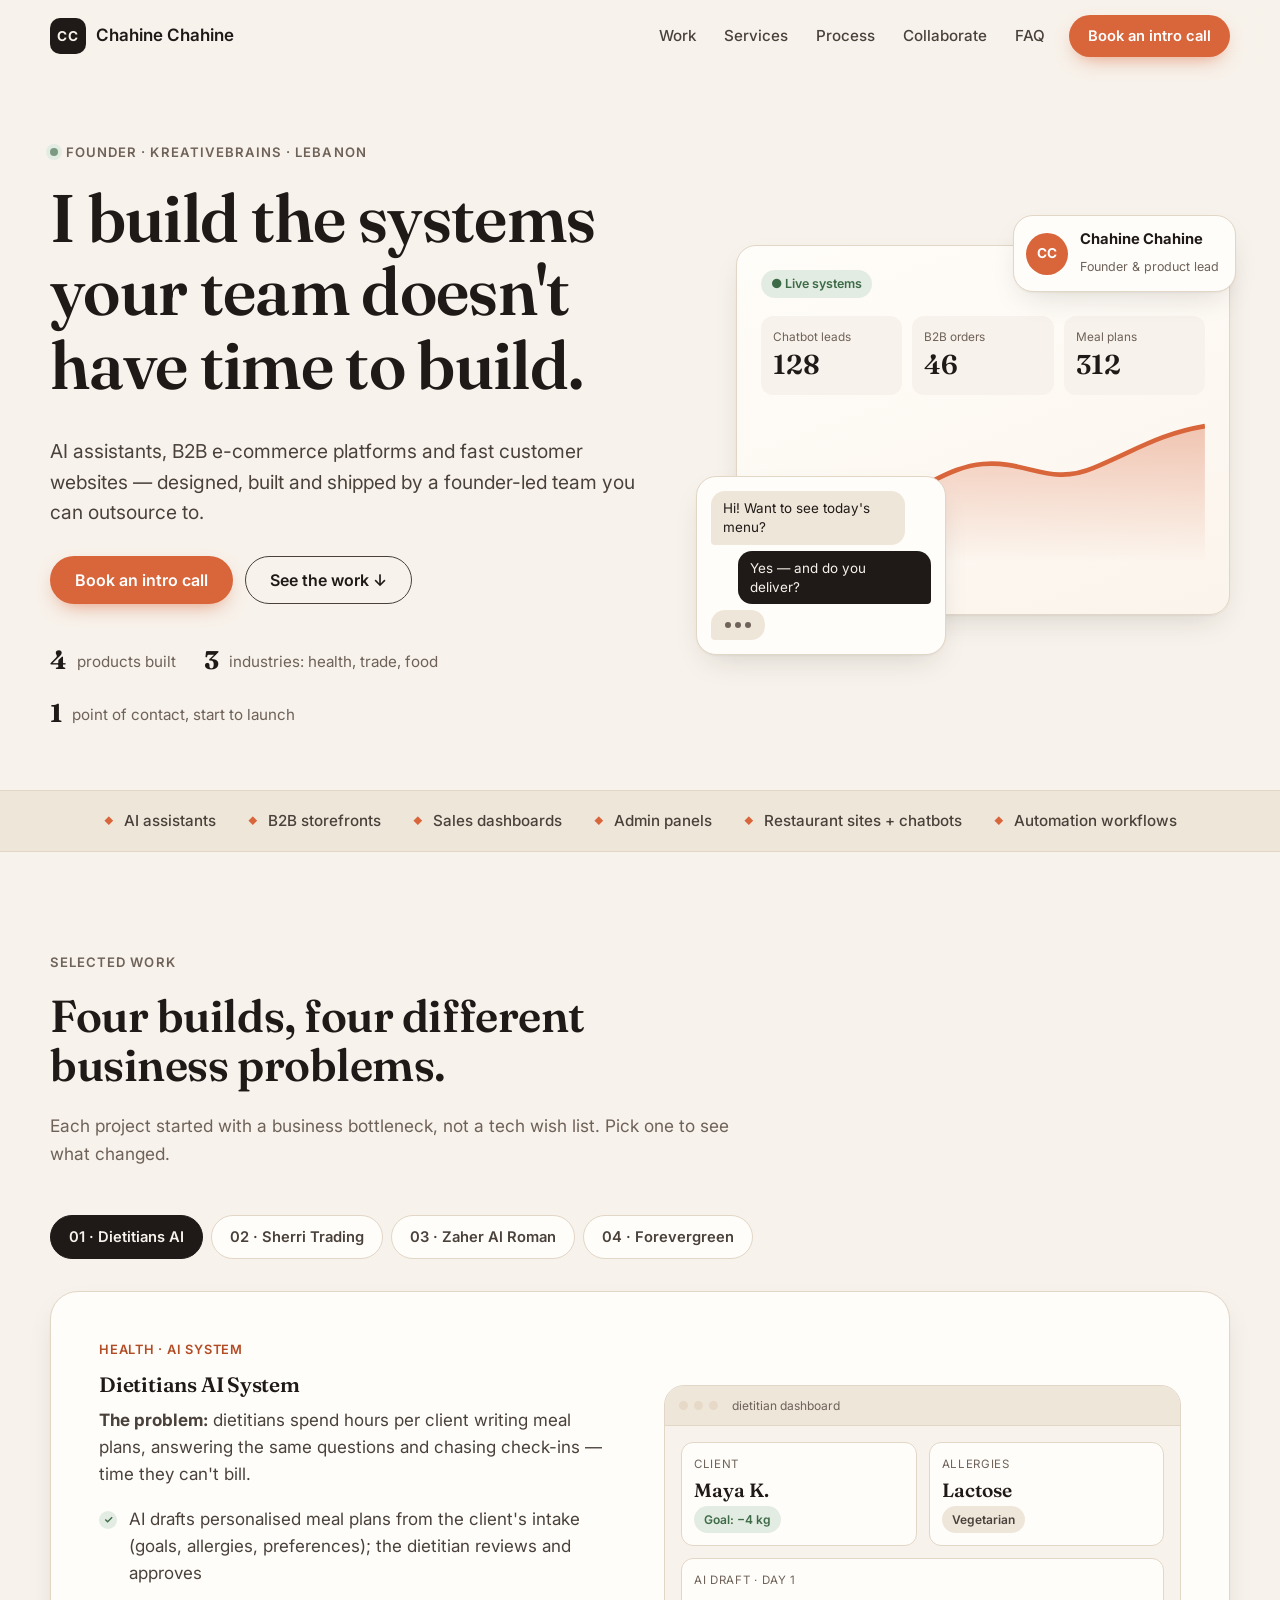
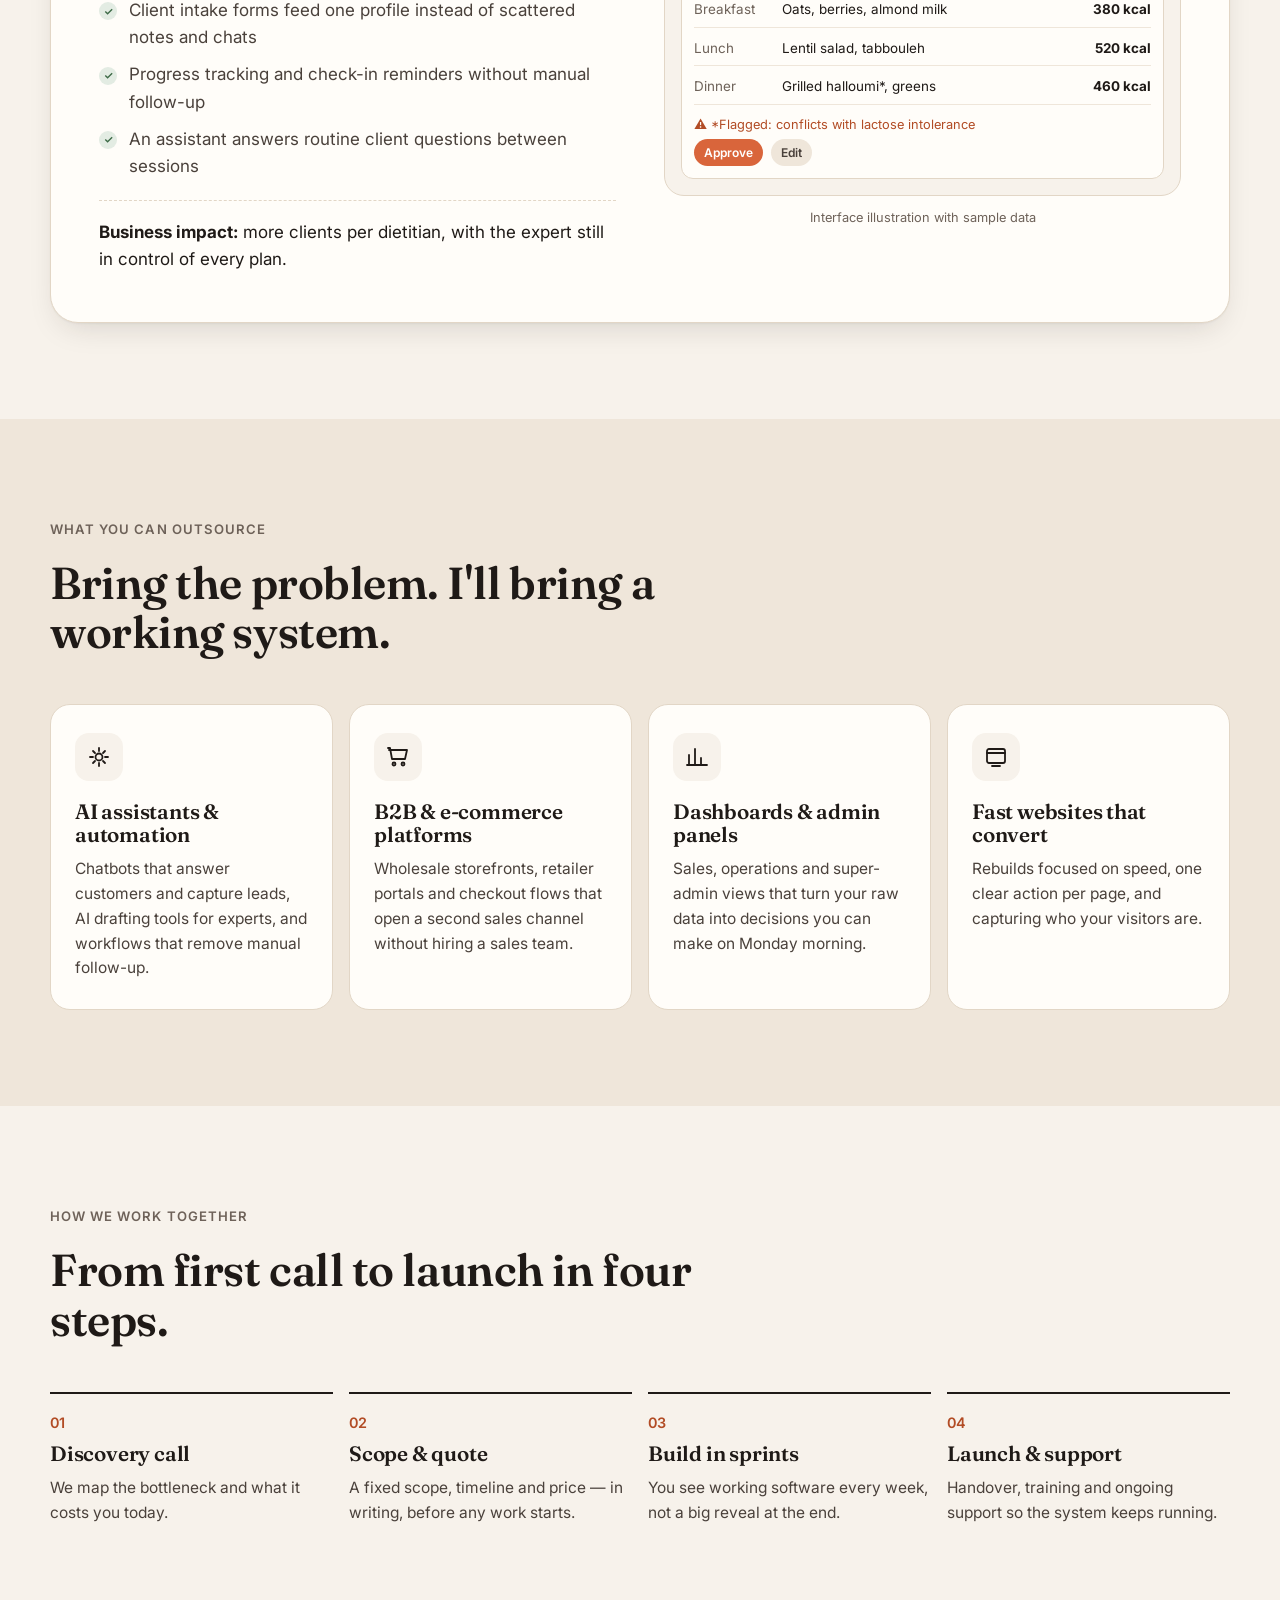
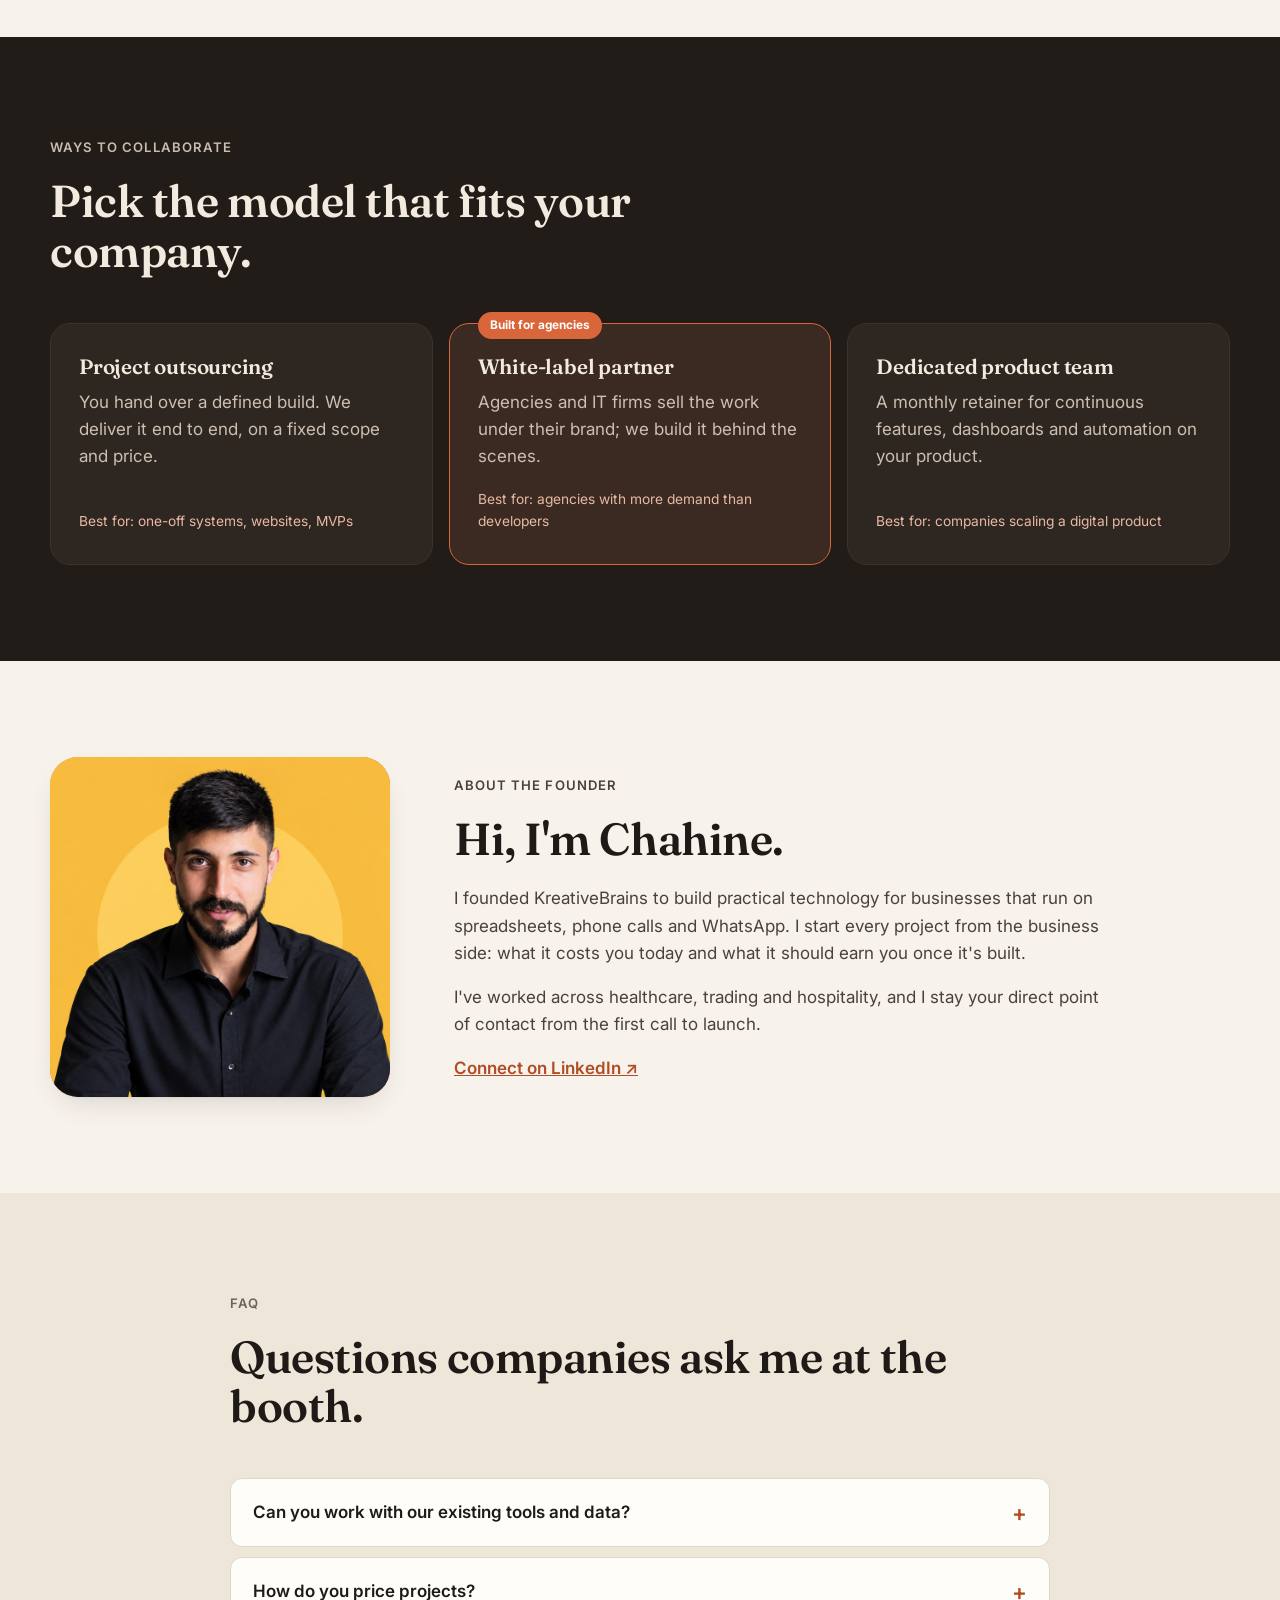
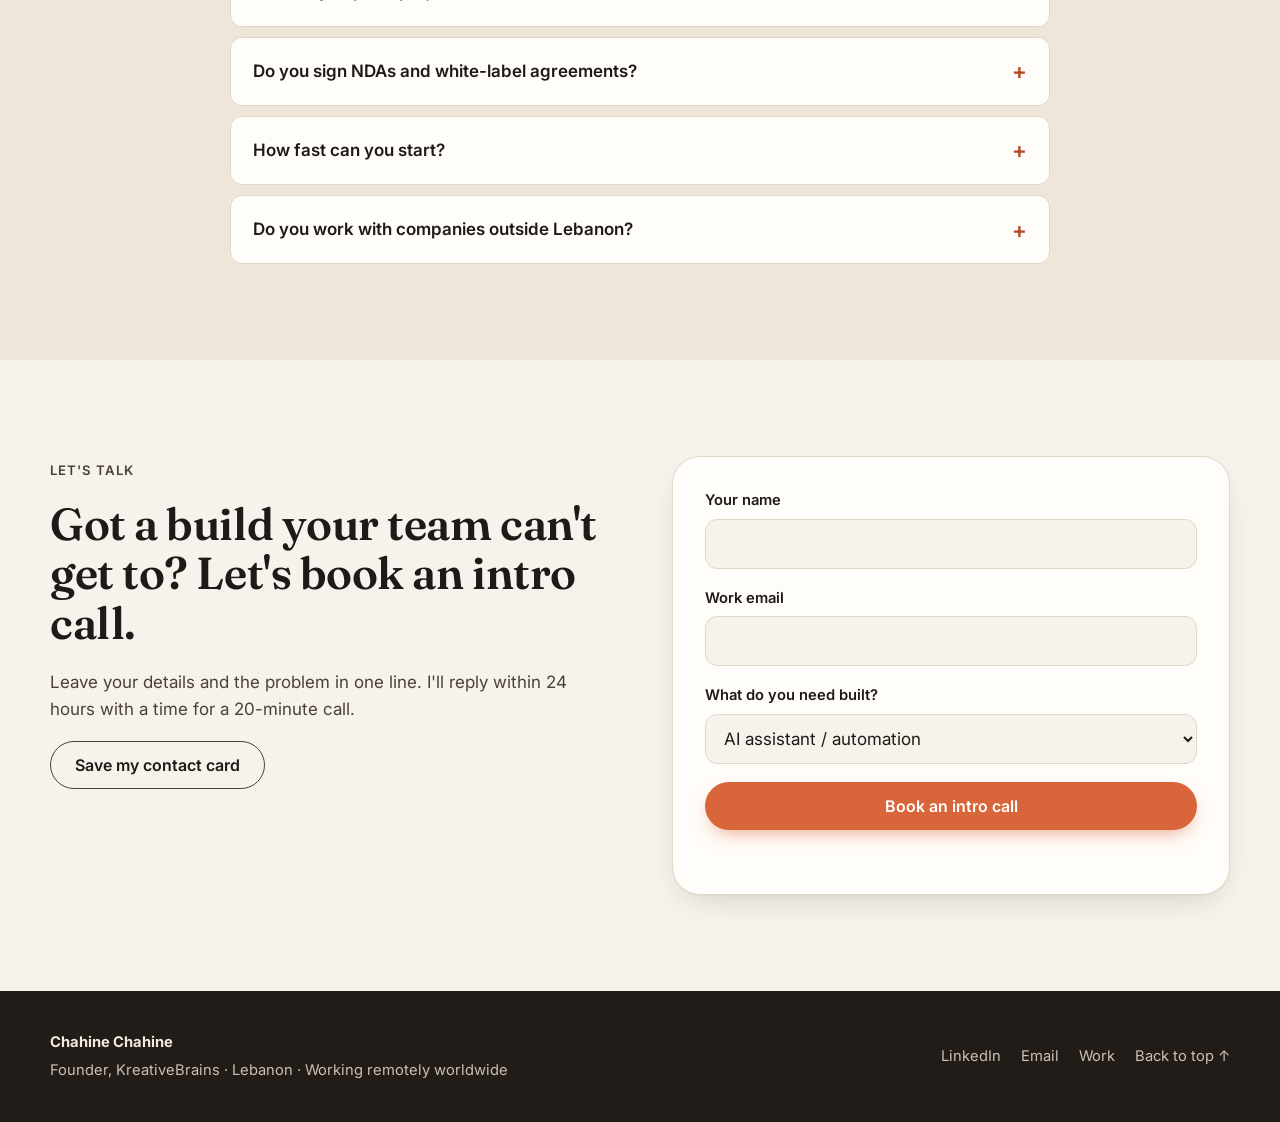
<file: index.html>
<!doctype html>
<html lang="en">
<head>
  <meta charset="utf-8">
  <meta name="viewport" content="width=device-width, initial-scale=1">
  <title>Chahine Chahine — Founder, KreativeBrains</title>
  <meta name="description" content="Chahine Chahine builds AI systems, B2B e-commerce platforms and fast customer-facing websites for companies that want to outsource product work to a small, senior team.">
  <meta property="og:title" content="Chahine Chahine — AI systems, e-commerce & web builds">
  <meta property="og:description" content="Outsource your next AI system, dashboard or website to a founder-led team.">
  <link rel="preconnect" href="https://fonts.googleapis.com">
  <link rel="preconnect" href="https://fonts.gstatic.com" crossorigin>
  <link href="https://fonts.googleapis.com/css2?family=Fraunces:opsz,wght@9..144,500;9..144,600;9..144,700&family=Inter:wght@400;500;600&display=swap" rel="stylesheet">
  <link rel="stylesheet" href="styles.css">
</head>
<body>

<a class="skip" href="#main">Skip to content</a>

<header class="nav" id="top">
  <div class="wrap nav__inner">
    <a href="#top" class="brand" aria-label="Chahine Chahine — home">
      <span class="brand__mark" aria-hidden="true">CC</span>
      <span class="brand__name">Chahine Chahine</span>
    </a>
    <nav class="nav__links" aria-label="Primary">
      <a href="#work">Work</a>
      <a href="#services">Services</a>
      <a href="#process">Process</a>
      <a href="#collaborate">Collaborate</a>
      <a href="#faq">FAQ</a>
    </nav>
    <a href="#contact" class="btn btn--primary btn--sm">Book an intro call</a>
    <button class="nav__toggle" aria-label="Open menu" aria-expanded="false" aria-controls="mobile-menu">
      <span></span><span></span>
    </button>
  </div>
  <nav class="mobile-menu" id="mobile-menu" aria-label="Mobile">
    <a href="#work">Work</a>
    <a href="#services">Services</a>
    <a href="#process">Process</a>
    <a href="#collaborate">Collaborate</a>
    <a href="#faq">FAQ</a>
  </nav>
</header>

<main id="main">

  <!-- HERO -->
  <section class="hero">
    <div class="wrap hero__grid">
      <div class="hero__copy">
        <p class="eyebrow"><span class="dot"></span> Founder · KreativeBrains · Lebanon</p>
        <h1>I build the systems your team doesn't have time to build.</h1>
        <p class="lead">AI assistants, B2B e-commerce platforms and fast customer websites — designed, built and shipped by a founder-led team you can outsource to.</p>
        <div class="hero__ctas">
          <a href="#contact" class="btn btn--primary">Book an intro call</a>
          <a href="#work" class="btn btn--ghost">See the work ↓</a>
        </div>
        <ul class="hero__proof" aria-label="Highlights">
          <li><strong>4</strong> products built</li>
          <li><strong>3</strong> industries: health, trade, food</li>
          <li><strong>1</strong> point of contact, start to launch</li>
        </ul>
      </div>

      <!-- Data-driven "warm tech" dashboard card -->
      <div class="hero__panel" aria-hidden="true">
        <div class="panel panel--main">
          <div class="panel__head">
            <span class="chip chip--live">● Live systems</span>
            <span class="panel__meta">this week</span>
          </div>
          <div class="kpis">
            <div class="kpi"><span class="kpi__label">Chatbot leads</span><span class="kpi__value" data-count="128">0</span></div>
            <div class="kpi"><span class="kpi__label">B2B orders</span><span class="kpi__value" data-count="46">0</span></div>
            <div class="kpi"><span class="kpi__label">Meal plans</span><span class="kpi__value" data-count="312">0</span></div>
          </div>
          <svg class="spark" viewBox="0 0 300 80" preserveAspectRatio="none">
            <defs>
              <linearGradient id="g1" x1="0" x2="0" y1="0" y2="1">
                <stop offset="0" stop-color="#D9653B" stop-opacity=".35"/>
                <stop offset="1" stop-color="#D9653B" stop-opacity="0"/>
              </linearGradient>
            </defs>
            <path d="M0,62 C30,58 45,40 75,44 C105,48 120,30 150,28 C180,26 195,40 225,30 C255,20 270,12 300,8 L300,80 L0,80 Z" fill="url(#g1)"/>
            <path class="spark__line" d="M0,62 C30,58 45,40 75,44 C105,48 120,30 150,28 C180,26 195,40 225,30 C255,20 270,12 300,8" fill="none" stroke="#D9653B" stroke-width="2.5"/>
          </svg>
          <p class="panel__note">Illustrative demo data</p>
        </div>
        <div class="panel panel--float panel--chat">
          <p class="bubble bubble--bot">Hi! Want to see today's menu?</p>
          <p class="bubble bubble--user">Yes — and do you deliver?</p>
          <p class="bubble bubble--bot typing"><span></span><span></span><span></span></p>
        </div>
        <div class="panel panel--float panel--founder">
          <div class="avatar" aria-hidden="true">CC</div>
          <div>
            <strong>Chahine Chahine</strong>
            <span>Founder &amp; product lead</span>
          </div>
        </div>
      </div>
    </div>
  </section>

  <!-- PROOF STRIP -->
  <section class="strip" aria-label="What I ship">
    <div class="wrap strip__inner">
      <span>AI assistants</span><span>B2B storefronts</span><span>Sales dashboards</span><span>Admin panels</span><span>Restaurant sites + chatbots</span><span>Automation workflows</span>
    </div>
  </section>

  <!-- WORK -->
  <section class="section" id="work">
    <div class="wrap">
      <header class="section__head">
        <p class="eyebrow">Selected work</p>
        <h2>Four builds, four different business problems.</h2>
        <p class="section__sub">Each project started with a business bottleneck, not a tech wish list. Pick one to see what changed.</p>
      </header>

      <div class="tabs" role="tablist" aria-label="Projects">
        <button role="tab" aria-selected="true" aria-controls="p-diet" id="t-diet" class="tab">01 · Dietitians AI</button>
        <button role="tab" aria-selected="false" aria-controls="p-sherri" id="t-sherri" class="tab" tabindex="-1">02 · Sherri Trading</button>
        <button role="tab" aria-selected="false" aria-controls="p-zaher" id="t-zaher" class="tab" tabindex="-1">03 · Zaher Al Roman</button>
        <button role="tab" aria-selected="false" aria-controls="p-forever" id="t-forever" class="tab" tabindex="-1">04 · Forevergreen</button>
      </div>

      <!-- 01 DIETITIANS -->
      <article class="case" role="tabpanel" id="p-diet" aria-labelledby="t-diet">
        <div class="case__text">
          <p class="case__tag">Health · AI system</p>
          <h3>Dietitians AI System</h3>
          <p class="case__problem"><strong>The problem:</strong> dietitians spend hours per client writing meal plans, answering the same questions and chasing check-ins — time they can't bill.</p>
          <ul class="checks">
            <li>AI drafts personalised meal plans from the client's intake (goals, allergies, preferences); the dietitian reviews and approves</li>
            <li>Client intake forms feed one profile instead of scattered notes and chats</li>
            <li>Progress tracking and check-in reminders without manual follow-up</li>
            <li>An assistant answers routine client questions between sessions</li>
          </ul>
          <p class="case__impact"><strong>Business impact:</strong> more clients per dietitian, with the expert still in control of every plan.</p>
        </div>
        <div class="case__visual">
          <div class="mock">
            <div class="mock__bar"><i></i><i></i><i></i><span>dietitian dashboard</span></div>
            <div class="mock__body">
              <div class="mock__row">
                <div class="mini-card">
                  <span class="mini-card__label">Client</span>
                  <strong>Maya K.</strong>
                  <span class="pill pill--sage">Goal: −4 kg</span>
                </div>
                <div class="mini-card">
                  <span class="mini-card__label">Allergies</span>
                  <strong>Lactose</strong>
                  <span class="pill">Vegetarian</span>
                </div>
              </div>
              <div class="mini-card mini-card--wide">
                <span class="mini-card__label">AI draft · Day 1</span>
                <div class="macro"><span>Breakfast</span><span>Oats, berries, almond milk</span><b>380 kcal</b></div>
                <div class="macro"><span>Lunch</span><span>Lentil salad, tabbouleh</span><b>520 kcal</b></div>
                <div class="macro"><span>Dinner</span><span>Grilled halloumi*, greens</span><b>460 kcal</b></div>
                <p class="flag">⚠ *Flagged: conflicts with lactose intolerance</p>
                <div class="mock__actions"><span class="pill pill--accent">Approve</span><span class="pill">Edit</span></div>
              </div>
            </div>
          </div>
          <p class="caption">Interface illustration with sample data</p>
        </div>
      </article>

      <!-- 02 SHERRI -->
      <article class="case" role="tabpanel" id="p-sherri" aria-labelledby="t-sherri" hidden>
        <div class="case__text">
          <p class="case__tag">Trade · B2B e-commerce</p>
          <h3>Sherri Trading Company</h3>
          <p class="case__problem"><strong>The problem:</strong> a traditional trading company selling through phone calls and showroom visits, with no online channel and no clear view of what sells.</p>
          <ul class="checks">
            <li><b>Alibaba-style storefront</b> — wholesale catalog with tiered pricing and minimum order quantities</li>
            <li><b>E-commerce checkout</b> for direct online orders</li>
            <li><b>Retailer dashboard</b> — retailers reorder, track orders and see their invoices on their own</li>
            <li><b>Sales dashboard</b> — revenue, top products and regions in one view</li>
            <li><b>Super admin</b> — manage products, retailers, roles and approvals across the platform</li>
          </ul>
          <p class="case__impact"><strong>Business impact:</strong> a 24/7 sales channel, and decisions based on data instead of guesswork. Built on real marketplace catalog data from <a href="https://ohbazzar.com/" target="_blank" rel="noopener">ohbazzar.com</a>.</p>
        </div>
        <div class="case__visual">
          <div class="mock">
            <div class="mock__bar"><i></i><i></i><i></i><span>sales dashboard</span></div>
            <div class="mock__body">
              <div class="mock__row mock__row--3">
                <div class="mini-card"><span class="mini-card__label">Revenue</span><strong>$48.2k</strong><span class="delta">▲ 12%</span></div>
                <div class="mini-card"><span class="mini-card__label">Orders</span><strong>214</strong><span class="delta">▲ 8%</span></div>
                <div class="mini-card"><span class="mini-card__label">Retailers</span><strong>37</strong><span class="delta">▲ 5</span></div>
              </div>
              <div class="mini-card mini-card--wide">
                <span class="mini-card__label">Monthly revenue</span>
                <div class="bars" role="img" aria-label="Bar chart of monthly revenue, sample data">
                  <span style="--h:38%"></span><span style="--h:52%"></span><span style="--h:46%"></span><span style="--h:64%"></span><span style="--h:58%"></span><span style="--h:78%"></span><span style="--h:92%" class="is-hi"></span>
                </div>
              </div>
              <div class="roles">
                <span class="pill">Storefront</span><span class="pill">Retailer</span><span class="pill">Sales</span><span class="pill pill--accent">Super admin</span>
              </div>
            </div>
          </div>
          <p class="caption">Interface illustration with sample data</p>
        </div>
      </article>

      <!-- 03 ZAHER -->
      <article class="case" role="tabpanel" id="p-zaher" aria-labelledby="t-zaher" hidden>
        <div class="case__text">
          <p class="case__tag">Food &amp; hospitality · Website rebuild</p>
          <h3>Zaher Al Roman</h3>
          <p class="case__problem"><strong>The problem:</strong> customers had to dig to find the menu, questions went unanswered after hours, and every visitor left without a trace.</p>
          <div class="compare">
            <div class="compare__col">
              <span class="compare__label">Before</span>
              <ul>
                <li>Menu several clicks deep</li>
                <li>Slower page loads</li>
                <li>Questions only by phone</li>
                <li>No customer data captured</li>
              </ul>
              <a href="https://www.zaheralromanlb.com/" target="_blank" rel="noopener">Old site ↗</a>
            </div>
            <div class="compare__col compare__col--after">
              <span class="compare__label">After</span>
              <ul>
                <li>Menu one tap from the home screen</li>
                <li>Lightweight pages that load faster</li>
                <li>Chatbot answers questions 24/7</li>
                <li>Chatbot collects customer names, contacts and preferences</li>
              </ul>
              <a href="https://zaheralromantest-xi.vercel.app/" target="_blank" rel="noopener">New site ↗</a>
            </div>
          </div>
          <p class="case__impact"><strong>Business impact:</strong> every conversation becomes a contact the restaurant can market to again, and staff spend less time on repeat questions.</p>
        </div>
        <div class="case__visual">
          <div class="phone">
            <div class="phone__notch"></div>
            <div class="phone__screen">
              <div class="phone__hero">
                <strong>Zaher Al Roman</strong>
                <span class="pill pill--accent">View menu</span>
              </div>
              <div class="chat">
                <p class="bubble bubble--bot">Welcome! Ask me anything, or tap Menu.</p>
                <p class="bubble bubble--user">Are you open tonight?</p>
                <p class="bubble bubble--bot">Yes, until 11 pm. Can I get your name to save you a table?</p>
                <p class="bubble bubble--user">Rami, 4 people</p>
                <p class="bubble bubble--bot">Done ✓ Saved for 8:30 pm.</p>
              </div>
            </div>
          </div>
          <p class="caption">Sample conversation</p>
        </div>
      </article>

      <!-- 04 FOREVERGREEN -->
      <article class="case" role="tabpanel" id="p-forever" aria-labelledby="t-forever" hidden>
        <div class="case__text">
          <p class="case__tag">Web build</p>
          <h3>Forevergreen</h3>
          <!-- TODO(Chahine): replace this description with the real client brief and outcome -->
          <p class="case__problem"><strong>The brief:</strong> a modern, fast website that presents the brand clearly and gives visitors one obvious next step.</p>
          <ul class="checks">
            <li>Responsive design built mobile-first</li>
            <li>Deployed on Vercel for fast global loading</li>
            <li>Clear structure: what it is, why it matters, how to act</li>
          </ul>
          <p class="case__impact"><a href="https://forevergreen.vercel.app/" target="_blank" rel="noopener" class="btn btn--ghost btn--sm">Visit the live site ↗</a></p>
        </div>
        <div class="case__visual">
          <div class="mock mock--site">
            <div class="mock__bar"><i></i><i></i><i></i><span>forevergreen.vercel.app</span></div>
            <div class="mock__body mock__body--green">
              <div class="sk sk--title"></div>
              <div class="sk sk--line"></div>
              <div class="sk sk--line short"></div>
              <div class="sk sk--btn"></div>
              <div class="mock__row mock__row--3">
                <div class="sk sk--card"></div><div class="sk sk--card"></div><div class="sk sk--card"></div>
              </div>
            </div>
          </div>
          <p class="caption">Layout illustration</p>
        </div>
      </article>
    </div>
  </section>

  <!-- SERVICES -->
  <section class="section section--tint" id="services">
    <div class="wrap">
      <header class="section__head">
        <p class="eyebrow">What you can outsource</p>
        <h2>Bring the problem. I'll bring a working system.</h2>
      </header>
      <div class="cards">
        <article class="card">
          <div class="card__icon" aria-hidden="true">
            <svg viewBox="0 0 24 24"><path d="M12 3v3M12 18v3M3 12h3M18 12h3M6 6l2 2M16 16l2 2M6 18l2-2M16 8l2-2"/><circle cx="12" cy="12" r="3.5"/></svg>
          </div>
          <h3>AI assistants &amp; automation</h3>
          <p>Chatbots that answer customers and capture leads, AI drafting tools for experts, and workflows that remove manual follow-up.</p>
        </article>
        <article class="card">
          <div class="card__icon" aria-hidden="true">
            <svg viewBox="0 0 24 24"><path d="M3 5h18l-2 9H6L4 3H2"/><circle cx="8" cy="19" r="1.5"/><circle cx="17" cy="19" r="1.5"/></svg>
          </div>
          <h3>B2B &amp; e-commerce platforms</h3>
          <p>Wholesale storefronts, retailer portals and checkout flows that open a second sales channel without hiring a sales team.</p>
        </article>
        <article class="card">
          <div class="card__icon" aria-hidden="true">
            <svg viewBox="0 0 24 24"><path d="M4 20V10M10 20V4M16 20v-7M22 20H2"/></svg>
          </div>
          <h3>Dashboards &amp; admin panels</h3>
          <p>Sales, operations and super-admin views that turn your raw data into decisions you can make on Monday morning.</p>
        </article>
        <article class="card">
          <div class="card__icon" aria-hidden="true">
            <svg viewBox="0 0 24 24"><rect x="3" y="4" width="18" height="14" rx="2"/><path d="M3 8h18M8 21h8"/></svg>
          </div>
          <h3>Fast websites that convert</h3>
          <p>Rebuilds focused on speed, one clear action per page, and capturing who your visitors are.</p>
        </article>
      </div>
    </div>
  </section>

  <!-- PROCESS -->
  <section class="section" id="process">
    <div class="wrap">
      <header class="section__head">
        <p class="eyebrow">How we work together</p>
        <h2>From first call to launch in four steps.</h2>
      </header>
      <ol class="steps">
        <li><span class="steps__n">01</span><h3>Discovery call</h3><p>We map the bottleneck and what it costs you today.</p></li>
        <li><span class="steps__n">02</span><h3>Scope &amp; quote</h3><p>A fixed scope, timeline and price — in writing, before any work starts.</p></li>
        <li><span class="steps__n">03</span><h3>Build in sprints</h3><p>You see working software every week, not a big reveal at the end.</p></li>
        <li><span class="steps__n">04</span><h3>Launch &amp; support</h3><p>Handover, training and ongoing support so the system keeps running.</p></li>
      </ol>
    </div>
  </section>

  <!-- COLLABORATE -->
  <section class="section section--dark" id="collaborate">
    <div class="wrap">
      <header class="section__head">
        <p class="eyebrow eyebrow--light">Ways to collaborate</p>
        <h2>Pick the model that fits your company.</h2>
      </header>
      <div class="models">
        <article class="model">
          <h3>Project outsourcing</h3>
          <p>You hand over a defined build. We deliver it end to end, on a fixed scope and price.</p>
          <span class="model__fit">Best for: one-off systems, websites, MVPs</span>
        </article>
        <article class="model model--featured">
          <span class="model__badge">Built for agencies</span>
          <h3>White-label partner</h3>
          <p>Agencies and IT firms sell the work under their brand; we build it behind the scenes.</p>
          <span class="model__fit">Best for: agencies with more demand than developers</span>
        </article>
        <article class="model">
          <h3>Dedicated product team</h3>
          <p>A monthly retainer for continuous features, dashboards and automation on your product.</p>
          <span class="model__fit">Best for: companies scaling a digital product</span>
        </article>
      </div>
    </div>
  </section>

  <!-- ABOUT -->
  <section class="section" id="about">
    <div class="wrap about">
      <div class="about__photo">
        <img src="assets/chahine-800.jpg" alt="Chahine Chahine" width="800" height="800" loading="lazy">
      </div>
      <div class="about__text">
        <p class="eyebrow">About the founder</p>
        <h2>Hi, I'm Chahine.</h2>
        <p>I founded KreativeBrains to build practical technology for businesses that run on spreadsheets, phone calls and WhatsApp. I start every project from the business side: what it costs you today and what it should earn you once it's built.</p>
        <p>I've worked across healthcare, trading and hospitality, and I stay your direct point of contact from the first call to launch.</p>
        <a class="link" href="https://www.linkedin.com/in/chahine-chahine-5ba191276" target="_blank" rel="noopener">Connect on LinkedIn ↗</a>
      </div>
    </div>
  </section>

  <!-- FAQ -->
  <section class="section section--tint" id="faq">
    <div class="wrap wrap--narrow">
      <header class="section__head">
        <p class="eyebrow">FAQ</p>
        <h2>Questions companies ask me at the booth.</h2>
      </header>
      <div class="faq">
        <details>
          <summary>Can you work with our existing tools and data?</summary>
          <p>Yes. Most projects connect to what you already use — spreadsheets, your current website, WhatsApp, ERP or POS exports. We only replace what's slowing you down.</p>
        </details>
        <details>
          <summary>How do you price projects?</summary>
          <p>Fixed scope and fixed price for defined builds, or a monthly retainer for ongoing work. You get the number in writing before anything starts.</p>
        </details>
        <details>
          <summary>Do you sign NDAs and white-label agreements?</summary>
          <p>Yes. For white-label work your client never sees our name, and the code and IP belong to you or your client.</p>
        </details>
        <details>
          <summary>How fast can you start?</summary>
          <p>Discovery can happen this week. Build timelines depend on scope; small websites and chatbots take weeks, not months.</p>
        </details>
        <details>
          <summary>Do you work with companies outside Lebanon?</summary>
          <p>Yes. We work remotely, with clear weekly updates and async communication across time zones.</p>
        </details>
      </div>
    </div>
  </section>

  <!-- CONTACT -->
  <section class="section" id="contact">
    <div class="wrap contact">
      <div class="contact__text">
        <p class="eyebrow">Let's talk</p>
        <h2>Got a build your team can't get to? Let's book an intro call.</h2>
        <p>Leave your details and the problem in one line. I'll reply within 24 hours with a time for a 20-minute call.</p>
        <button type="button" class="btn btn--ghost" id="vcard">Save my contact card</button>
      </div>
      <form class="form" id="lead-form" novalidate>
        <label for="f-name">Your name</label>
        <input id="f-name" name="name" type="text" autocomplete="name" required>
        <label for="f-email">Work email</label>
        <input id="f-email" name="email" type="email" autocomplete="email" required>
        <label for="f-need">What do you need built?</label>
        <select id="f-need" name="need">
          <option>AI assistant / automation</option>
          <option>B2B or e-commerce platform</option>
          <option>Dashboard / admin panel</option>
          <option>Website rebuild</option>
          <option>White-label partnership</option>
          <option>Something else</option>
        </select>
        <button type="submit" class="btn btn--primary btn--block">Book an intro call</button>
        <p class="form__status" role="status" aria-live="polite"></p>
      </form>
    </div>
  </section>

</main>

<footer class="footer">
  <div class="wrap footer__inner">
    <div>
      <strong>Chahine Chahine</strong>
      <p>Founder, KreativeBrains · Lebanon · Working remotely worldwide</p>
    </div>
    <nav aria-label="Footer">
      <a href="https://www.linkedin.com/in/chahine-chahine-5ba191276" target="_blank" rel="noopener">LinkedIn</a>
      <a href="#" data-email>Email</a>
      <a href="#work">Work</a>
      <a href="#top">Back to top ↑</a>
    </nav>
  </div>
</footer>

<script src="script.js"></script>
</body>
</html>
</file>
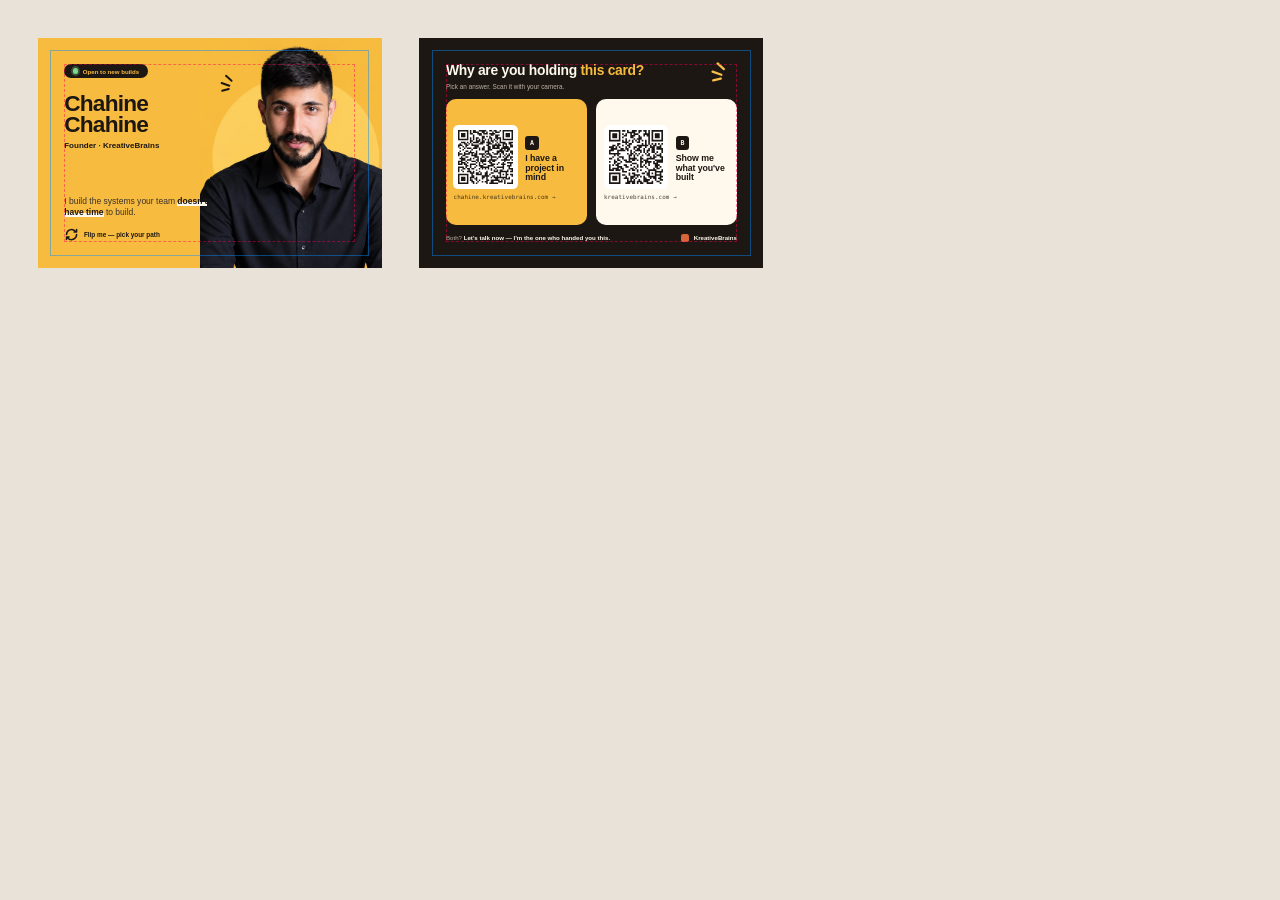
<file: card/card.html>
<!doctype html>
<html lang="en">
<head>
<meta charset="utf-8">
<title>Chahine Chahine — Business Card</title>
<!--
  Print spec: 85 × 55 mm trim, 3 mm bleed on every side (91 × 61 mm canvas).
  Keep text inside the 4 mm safe zone (dashed guide, hidden in print).
-->
<style>
  @page { size: 91mm 61mm; margin: 0; }
  :root {
    --yellow: #F7BB40;    /* sampled from the portrait backdrop */
    --yellow-soft: #FBD27A;
    --ink: #1C1712;
    --ink-2: #3A322A;
    --cream: #FFF8EC;
    --terracotta: #D9653B;
  }
  * { box-sizing: border-box; margin: 0; padding: 0; }
  html, body { background: #E9E2D8; }
  body { font-family: "Inter", "Liberation Sans", sans-serif; color: var(--ink); -webkit-print-color-adjust: exact; print-color-adjust: exact; }
  body.export .sheet { padding: 0; gap: 0; display: block; }
  .sheet { display: flex; flex-wrap: wrap; gap: 10mm; padding: 10mm; }
  @media print { .sheet { padding: 0; gap: 0; display: block; } .side { page-break-after: always; } .guide { display: none; } }

  .side { position: relative; width: 91mm; height: 61mm; overflow: hidden; }
  .guide { position: absolute; inset: 7mm; border: .2mm dashed rgba(255, 0, 80, .45); pointer-events: none; z-index: 9; }
  .guide::before { content: ""; position: absolute; inset: -4mm; border: .2mm solid rgba(0, 140, 255, .45); }
  body.no-guides .guide { display: none; }

  .mono { font-family: "DejaVu Sans Mono", monospace; letter-spacing: .02em; }

  /* ================= FRONT ================= */
  .front { background: var(--yellow); }
  .front__photo {
    position: absolute; right: -4mm; bottom: 0; height: 61mm; width: 52mm;
    background: url("../assets/chahine.jpg") 58% 40% / cover no-repeat;
  }
  /* soft sun disc echoing the portrait */
  .front__sun { position: absolute; right: 9mm; top: 9mm; width: 34mm; height: 34mm; border-radius: 50%; background: var(--yellow-soft); }
  .front__copy { position: absolute; left: 7mm; top: 7mm; bottom: 7mm; width: 42mm; display: flex; flex-direction: column; }
  .front__status {
    display: inline-flex; align-items: center; gap: 1.3mm; width: fit-content;
    background: var(--ink); color: var(--yellow); border-radius: 10mm; padding: .9mm 2.2mm;
    font-size: 4.6pt; font-weight: 600;
  }
  .front__status i { width: 1.4mm; height: 1.4mm; border-radius: 50%; background: #7BD88F; box-shadow: 0 0 0 .5mm rgba(123, 216, 143, .3); }
  .front__name { font-family: "Inter Display", "Inter", sans-serif; font-weight: 800; font-size: 17pt; line-height: .92; letter-spacing: -.035em; margin-top: 4mm; }
  .front__role { font-size: 6pt; font-weight: 600; margin-top: 1.6mm; }
  .front__role b { font-weight: 800; }
  .front__line { margin-top: auto; font-size: 6.4pt; line-height: 1.3; font-weight: 500; color: var(--ink-2); max-width: 38mm; }
  .front__line em { font-style: normal; font-weight: 800; color: var(--ink); background: linear-gradient(transparent 58%, var(--cream) 58%); }
  .front__flip { margin-top: 2.4mm; font-size: 4.8pt; font-weight: 700; display: flex; align-items: center; gap: 1.2mm; }
  .front__flip svg { width: 4mm; height: 4mm; }

  /* ================= BACK ================= */
  .back { background: var(--ink); color: var(--cream); }
  .back__inner { position: absolute; inset: 7mm; display: flex; flex-direction: column; }
  .back__q { font-family: "Inter Display", "Inter", sans-serif; font-weight: 800; font-size: 10.4pt; line-height: 1; letter-spacing: -.02em; }
  .back__q span { color: var(--yellow); }
  .back__hint { font-size: 4.8pt; color: #BDB2A4; margin-top: 1.2mm; }
  .paths { display: grid; grid-template-columns: 1fr 1fr; gap: 2.6mm; margin-top: 2.6mm; flex: 1; }
  .path { border-radius: 2.6mm; padding: 2mm 2mm 1.6mm; align-content: center; display: grid; grid-template-columns: 17mm 1fr; gap: 2mm; align-items: center; }
  .path--a { background: var(--yellow); color: var(--ink); }
  .path--b { background: var(--cream); color: var(--ink); }
  .path__qr { width: 17mm; height: 17mm; background: #fff; border-radius: 1.4mm; padding: 1.3mm; }
  .path__qr img { width: 100%; height: 100%; display: block; }
  .path__key { display: inline-grid; place-items: center; width: 3.6mm; height: 3.6mm; border-radius: .8mm; background: var(--ink); color: var(--cream); font-size: 5pt; font-weight: 800; }
  .path__title { font-weight: 800; font-size: 6.6pt; line-height: 1.08; margin-top: 1.2mm; letter-spacing: -.01em; }
  .path__url { grid-column: 1 / -1; font-size: 4.4pt; opacity: .8; white-space: nowrap; margin-top: -.6mm; }
  .back__foot { display: flex; justify-content: space-between; align-items: center; margin-top: 2.4mm; font-size: 4.6pt; color: #BDB2A4; }
  .back__foot b { color: var(--cream); font-weight: 700; }
  .back__brand { display: flex; align-items: center; gap: 1.2mm; color: var(--cream); font-weight: 700; }
  .back__brand i { width: 2.2mm; height: 2.2mm; border-radius: .6mm; background: var(--terracotta); }
  /* the doodle strokes from the portrait, reused as a motif */
  .doodle { position: absolute; width: 8mm; height: 8mm; }
  .doodle line { stroke-linecap: round; }
  .back .doodle { right: 7.5mm; top: 5.5mm; }
  .front .doodle { right: 37mm; top: 9mm; width: 7mm; height: 7mm; z-index: 2; }
</style>
</head>
<body>
<div class="sheet">

  <!-- FRONT -->
  <section class="side front" aria-label="Card front">
    <div class="front__sun"></div>
    <div class="front__photo" role="img" aria-label="Portrait of Chahine Chahine"></div>
    <svg class="doodle" viewBox="0 0 24 24" aria-hidden="true">
      <line x1="6" y1="10" x2="13" y2="12.5" stroke="#1C1712" stroke-width="1.8"/>
      <line x1="10" y1="3.5" x2="15" y2="8" stroke="#1C1712" stroke-width="1.8"/>
      <line x1="6.5" y1="17" x2="12.5" y2="15.5" stroke="#1C1712" stroke-width="1.8"/>
    </svg>
    <div class="front__copy">
      <span class="front__status"><i></i> Open to new builds</span>
      <h1 class="front__name">Chahine<br>Chahine</h1>
      <p class="front__role">Founder · <b>KreativeBrains</b></p>
      <p class="front__line">I build the systems your team <em>doesn't have time</em> to build.</p>
      <p class="front__flip">
        <svg viewBox="0 0 24 24" fill="none" stroke="currentColor" stroke-width="2.4" stroke-linecap="round" stroke-linejoin="round"><path d="M4 12a8 8 0 0 1 14-5.3M20 4v4h-4M20 12a8 8 0 0 1-14 5.3M4 20v-4h4"/></svg>
        Flip me — pick your path
      </p>
    </div>
    <div class="guide"></div>
  </section>

  <!-- BACK -->
  <section class="side back" aria-label="Card back">
    <svg class="doodle" viewBox="0 0 24 24" aria-hidden="true">
      <line x1="6" y1="10" x2="13" y2="12.5" stroke="#F9C049" stroke-width="1.8"/>
      <line x1="10" y1="3.5" x2="15" y2="8" stroke="#F9C049" stroke-width="1.8"/>
      <line x1="6.5" y1="17" x2="12.5" y2="15.5" stroke="#F9C049" stroke-width="1.8"/>
    </svg>
    <div class="back__inner">
      <h2 class="back__q">Why are you holding <span>this card?</span></h2>
      <p class="back__hint">Pick an answer. Scan it with your camera.</p>

      <div class="paths">
        <div class="path path--a">
          <div class="path__qr"><img src="qr-collab.svg" alt="QR code to chahine.kreativebrains.com"></div>
          <div>
            <span class="path__key mono">A</span>
            <p class="path__title">I have a project in mind</p>
          </div>
          <p class="path__url mono">chahine.kreativebrains.com →</p>
        </div>
        <div class="path path--b">
          <div class="path__qr"><img src="qr-work.svg" alt="QR code to kreativebrains.com"></div>
          <div>
            <span class="path__key mono">B</span>
            <p class="path__title">Show me what you've built</p>
          </div>
          <p class="path__url mono">kreativebrains.com →</p>
        </div>
      </div>

      <div class="back__foot">
        <span>Both? <b>Let’s talk now — I’m the one who handed you this.</b></span>
        <span class="back__brand"><i></i>KreativeBrains</span>
      </div>
    </div>
    <div class="guide"></div>
  </section>

</div>
</body>
</html>
</file>
<file: styles.css>
/* ===== Tokens: "warm tech" palette ===== */
:root {
  --cream: #F7F2EB;
  --sand: #EFE6DA;
  --sand-2: #E6D9C8;
  --paper: #FFFDF9;
  --ink: #1F1A17;
  --ink-2: #4A413B;
  --muted: #6E6259;
  --line: #E2D6C6;
  --accent: #D9653B;       /* terracotta — reserved for primary CTA & highlights */
  --accent-ink: #B24C25;
  --sage: #7C9A82;
  --sage-soft: #E3ECE3;
  --dark: #221C18;
  --dark-2: #2E2621;

  --radius: 20px;
  --radius-sm: 12px;
  --shadow: 0 1px 2px rgba(31, 26, 23, .04), 0 12px 32px -12px rgba(31, 26, 23, .18);
  --font-head: "Fraunces", Georgia, serif;
  --font-body: "Inter", system-ui, -apple-system, "Segoe UI", sans-serif;
}

*, *::before, *::after { box-sizing: border-box; }
html { scroll-behavior: smooth; scroll-padding-top: 84px; }
@media (prefers-reduced-motion: reduce) {
  html { scroll-behavior: auto; }
  *, *::before, *::after { animation: none !important; transition: none !important; }
}
body {
  margin: 0;
  background: var(--cream);
  color: var(--ink);
  font: 400 17px/1.6 var(--font-body);
  -webkit-font-smoothing: antialiased;
}
img { max-width: 100%; display: block; }
a { color: inherit; }
h1, h2, h3 { font-family: var(--font-head); font-weight: 600; line-height: 1.1; margin: 0 0 .5em; letter-spacing: -.01em; }
h1 { font-size: clamp(2.5rem, 5.4vw, 4.2rem); }
h2 { font-size: clamp(1.9rem, 3.6vw, 2.8rem); }
h3 { font-size: 1.3rem; }
p { margin: 0 0 1em; }

.wrap { width: min(1180px, 100% - 32px); margin-inline: auto; }
.wrap--narrow { width: min(820px, 100% - 32px); }

.skip { position: absolute; left: -999px; top: 8px; background: var(--ink); color: #fff; padding: 8px 14px; border-radius: 8px; z-index: 100; }
.skip:focus { left: 8px; }
:focus-visible { outline: 3px solid var(--accent); outline-offset: 3px; border-radius: 6px; }

/* ===== Buttons ===== */
.btn {
  display: inline-flex; align-items: center; justify-content: center; gap: .5em;
  min-height: 48px; padding: 0 24px; border-radius: 999px;
  font: 600 1rem var(--font-body); text-decoration: none; cursor: pointer;
  border: 1.5px solid transparent; transition: transform .15s ease, background .15s ease, box-shadow .15s ease;
}
.btn--primary { background: var(--accent); color: #fff; box-shadow: 0 8px 20px -8px rgba(217, 101, 59, .7); }
.btn--primary:hover { background: var(--accent-ink); transform: translateY(-1px); }
.btn--ghost { background: transparent; color: var(--ink); border-color: var(--ink-2); }
.btn--ghost:hover { background: var(--ink); color: var(--cream); }
.btn--sm { min-height: 42px; padding: 0 18px; font-size: .92rem; }
.btn--block { width: 100%; }

/* ===== Nav ===== */
.nav { position: sticky; top: 0; z-index: 50; background: rgba(247, 242, 235, .85); backdrop-filter: blur(12px); border-bottom: 1px solid transparent; transition: border-color .2s; }
.nav.is-scrolled { border-bottom-color: var(--line); }
.nav__inner { display: flex; align-items: center; gap: 24px; height: 72px; }
.brand { display: flex; align-items: center; gap: 10px; text-decoration: none; font-weight: 600; }
.brand__mark { display: grid; place-items: center; width: 36px; height: 36px; border-radius: 10px; background: var(--ink); color: var(--cream); font: 700 .85rem var(--font-body); letter-spacing: .04em; }
.nav__links { display: flex; gap: 28px; margin-left: auto; }
.nav__links a { text-decoration: none; color: var(--ink-2); font-size: .95rem; font-weight: 500; }
.nav__links a:hover { color: var(--ink); }
.nav__toggle { display: none; background: none; border: 0; width: 44px; height: 44px; cursor: pointer; padding: 10px; }
.nav__toggle span { display: block; height: 2px; background: var(--ink); margin: 6px 0; transition: transform .2s; }
.nav__toggle[aria-expanded="true"] span:first-child { transform: translateY(4px) rotate(45deg); }
.nav__toggle[aria-expanded="true"] span:last-child { transform: translateY(-4px) rotate(-45deg); }
.mobile-menu { display: none; }

@media (max-width: 880px) {
  .nav__links { display: none; }
  .nav__inner > .btn { margin-left: auto; }
  .nav__toggle { display: block; }
  .mobile-menu.is-open { display: flex; flex-direction: column; padding: 8px 16px 20px; border-top: 1px solid var(--line); }
  .mobile-menu a { padding: 12px 0; text-decoration: none; font-weight: 500; border-bottom: 1px solid var(--line); }
}
@media (max-width: 420px) {
  .brand__name { display: none; }
}

/* ===== Hero ===== */
.hero { padding: 64px 0 56px; overflow: hidden; }
.hero__grid { display: grid; grid-template-columns: 1.05fr .95fr; gap: 56px; align-items: center; }
.eyebrow { display: inline-flex; align-items: center; gap: 8px; font-size: .82rem; font-weight: 600; letter-spacing: .08em; text-transform: uppercase; color: var(--muted); margin-bottom: 18px; }
.eyebrow--light { color: #C9BBAD; }
.dot { width: 8px; height: 8px; border-radius: 50%; background: var(--sage); box-shadow: 0 0 0 4px var(--sage-soft); }
.lead { font-size: 1.2rem; color: var(--ink-2); max-width: 34em; }
.hero__ctas { display: flex; flex-wrap: wrap; gap: 12px; margin: 28px 0 36px; }
.hero__proof { list-style: none; padding: 0; margin: 0; display: flex; flex-wrap: wrap; gap: 12px 28px; color: var(--muted); font-size: .95rem; }
.hero__proof strong { font-family: var(--font-head); font-size: 1.6rem; color: var(--ink); margin-right: 6px; vertical-align: -2px; }

.hero__panel { position: relative; min-height: 440px; }
.panel { background: var(--paper); border: 1px solid var(--line); border-radius: var(--radius); box-shadow: var(--shadow); }
.panel--main { position: absolute; inset: 30px 0 40px 40px; padding: 24px; display: flex; flex-direction: column; background: linear-gradient(160deg, var(--paper), #FBF4EC); }
.panel__head { display: flex; justify-content: space-between; align-items: center; margin-bottom: 18px; }
.panel__meta, .panel__note { font-size: .8rem; color: var(--muted); }
.panel__note { margin: 8px 0 0; }
.chip { font-size: .78rem; font-weight: 600; padding: 4px 10px; border-radius: 999px; background: var(--sand); }
.chip--live { color: #3E6B47; background: var(--sage-soft); }
.kpis { display: grid; grid-template-columns: repeat(3, 1fr); gap: 10px; }
.kpi { background: var(--cream); border-radius: var(--radius-sm); padding: 12px; }
.kpi__label { display: block; font-size: .74rem; color: var(--muted); }
.kpi__value { font: 600 1.7rem var(--font-head); }
.spark { width: 100%; height: auto; flex: 1; margin-top: 16px; min-height: 110px; }
.spark__line { stroke-dasharray: 600; stroke-dashoffset: 600; animation: draw 2s .3s ease forwards; }
@keyframes draw { to { stroke-dashoffset: 0; } }

.panel--float { position: absolute; padding: 14px; }
.panel--chat { left: 0; bottom: 0; width: 250px; display: flex; flex-direction: column; gap: 6px; animation: float 6s ease-in-out infinite; }
.panel--founder { right: -6px; top: 0; display: flex; align-items: center; gap: 12px; padding: 12px 16px 12px 12px; animation: float 7s ease-in-out infinite reverse; }
.panel--founder strong { display: block; font-size: .92rem; }
.panel--founder span { font-size: .78rem; color: var(--muted); }
@keyframes float { 50% { transform: translateY(-8px); } }

.avatar { width: 42px; height: 42px; border-radius: 50%; display: grid; place-items: center; background: var(--accent); color: #fff; font-weight: 700; font-size: .85rem; }

.bubble { margin: 0; padding: 8px 12px; border-radius: 14px; font-size: .84rem; line-height: 1.4; max-width: 88%; }
.bubble--bot { background: var(--sand); border-bottom-left-radius: 4px; align-self: flex-start; }
.bubble--user { background: var(--ink); color: var(--cream); border-bottom-right-radius: 4px; align-self: flex-end; }
.typing { display: flex; gap: 4px; padding: 12px 14px; }
.typing span { width: 6px; height: 6px; border-radius: 50%; background: var(--muted); animation: blink 1.2s infinite; }
.typing span:nth-child(2) { animation-delay: .2s; }
.typing span:nth-child(3) { animation-delay: .4s; }
@keyframes blink { 50% { opacity: .25; } }

@media (max-width: 960px) {
  .hero__grid { grid-template-columns: 1fr; gap: 40px; }
  .hero__panel { min-height: 400px; }
}
@media (max-width: 520px) {
  .hero { padding-top: 36px; }
  .panel--main { inset: 40px 0 70px 0; padding: 18px; }
  .kpi__value { font-size: 1.35rem; }
  .panel--chat { width: 220px; }
  .panel--founder { right: 0; }
}

/* ===== Strip ===== */
.strip { border-block: 1px solid var(--line); background: var(--sand); }
.strip__inner { display: flex; flex-wrap: wrap; justify-content: center; gap: 10px 32px; padding: 18px 0; font-weight: 500; color: var(--ink-2); font-size: .95rem; }
.strip__inner span::before { content: "◆"; color: var(--accent); font-size: .6em; margin-right: 10px; vertical-align: 2px; }

/* ===== Sections ===== */
.section { padding: 96px 0; }
.section--tint { background: var(--sand); }
.section--dark { background: var(--dark); color: #F3EADF; }
.section__head { max-width: 720px; margin-bottom: 48px; }
.section__sub { color: var(--muted); font-size: 1.08rem; }
@media (max-width: 640px) { .section { padding: 72px 0; } }

/* ===== Tabs & cases ===== */
.tabs { display: flex; gap: 8px; overflow-x: auto; padding-bottom: 4px; margin-bottom: 28px; scrollbar-width: none; }
.tabs::-webkit-scrollbar { display: none; }
.tab {
  flex: 0 0 auto; min-height: 44px; padding: 0 18px; border-radius: 999px; border: 1.5px solid var(--line);
  background: var(--paper); color: var(--ink-2); font: 600 .92rem var(--font-body); cursor: pointer; transition: .15s;
}
.tab:hover { border-color: var(--ink-2); }
.tab[aria-selected="true"] { background: var(--ink); color: var(--cream); border-color: var(--ink); }

.case { display: grid; grid-template-columns: 1fr 1fr; gap: 48px; align-items: center; background: var(--paper); border: 1px solid var(--line); border-radius: 28px; padding: 48px; box-shadow: var(--shadow); animation: fade .35s ease; }
.case[hidden] { display: none; }
@keyframes fade { from { opacity: 0; transform: translateY(8px); } }
.case__tag { font-size: .8rem; font-weight: 600; letter-spacing: .06em; text-transform: uppercase; color: var(--accent-ink); }
.case__problem { color: var(--ink-2); }
.case__impact { margin: 20px 0 0; padding-top: 18px; border-top: 1px dashed var(--line); }
.case__impact a:not(.btn) { color: var(--accent-ink); }
.checks { list-style: none; padding: 0; margin: 0; display: grid; gap: 10px; }
.checks li { position: relative; padding-left: 30px; color: var(--ink-2); }
.checks li::before { content: ""; position: absolute; left: 0; top: .3em; width: 18px; height: 18px; border-radius: 50%; background: var(--sage-soft) url("data:image/svg+xml,%3Csvg xmlns='http://www.w3.org/2000/svg' viewBox='0 0 24 24' fill='none' stroke='%233E6B47' stroke-width='3'%3E%3Cpath d='M5 12l5 5L20 7'/%3E%3C/svg%3E") center/11px no-repeat; }
.checks b { color: var(--ink); }
.caption { text-align: center; font-size: .8rem; color: var(--muted); margin: 12px 0 0; }

@media (max-width: 900px) {
  .case { grid-template-columns: 1fr; padding: 28px 20px; gap: 32px; }
}

/* Compare */
.compare { display: grid; grid-template-columns: 1fr 1fr; gap: 12px; }
.compare__col { background: var(--cream); border-radius: var(--radius-sm); padding: 16px; font-size: .93rem; }
.compare__col--after { background: var(--sage-soft); }
.compare__label { font-size: .75rem; font-weight: 700; text-transform: uppercase; letter-spacing: .08em; color: var(--muted); }
.compare__col--after .compare__label { color: #3E6B47; }
.compare ul { padding-left: 18px; margin: 8px 0 12px; }
.compare li { margin-bottom: 4px; }
.compare a { font-size: .88rem; font-weight: 600; color: var(--accent-ink); }
@media (max-width: 460px) { .compare { grid-template-columns: 1fr; } }

/* Mock UIs */
.mock { background: var(--cream); border: 1px solid var(--line); border-radius: var(--radius); overflow: hidden; }
.mock__bar { display: flex; align-items: center; gap: 6px; padding: 10px 14px; background: var(--sand); border-bottom: 1px solid var(--line); font-size: .75rem; color: var(--muted); }
.mock__bar i { width: 9px; height: 9px; border-radius: 50%; background: var(--sand-2); }
.mock__bar span { margin-left: 8px; }
.mock__body { padding: 16px; display: grid; gap: 12px; }
.mock__row { display: grid; grid-template-columns: 1fr 1fr; gap: 12px; }
.mock__row--3 { grid-template-columns: repeat(3, 1fr); }
.mini-card { background: var(--paper); border: 1px solid var(--line); border-radius: var(--radius-sm); padding: 12px; display: flex; flex-direction: column; gap: 4px; min-width: 0; }
.mini-card__label { font-size: .72rem; color: var(--muted); text-transform: uppercase; letter-spacing: .06em; }
.mini-card strong { font: 600 1.2rem var(--font-head); }
.delta { font-size: .78rem; color: #3E6B47; font-weight: 600; }
.macro { display: grid; grid-template-columns: 80px 1fr auto; gap: 8px; font-size: .84rem; padding: 6px 0; border-bottom: 1px solid var(--sand); }
.macro span:first-child { color: var(--muted); }
.flag { font-size: .8rem; color: var(--accent-ink); margin: 6px 0 0; }
.mock__actions, .roles { display: flex; gap: 8px; flex-wrap: wrap; }
.pill { display: inline-block; font-size: .75rem; font-weight: 600; padding: 4px 10px; border-radius: 999px; background: var(--sand); color: var(--ink-2); width: fit-content; }
.pill--sage { background: var(--sage-soft); color: #3E6B47; }
.pill--accent { background: var(--accent); color: #fff; }
.bars { display: flex; align-items: flex-end; gap: 8px; height: 130px; padding-top: 10px; }
.bars span { flex: 1; height: var(--h); background: var(--sand-2); border-radius: 6px 6px 2px 2px; transform-origin: bottom; animation: grow .8s ease both; }
.bars span.is-hi { background: var(--accent); }
@keyframes grow { from { transform: scaleY(0); } }
@media (max-width: 460px) {
  .mock__row--3 { grid-template-columns: 1fr 1fr; }
  .macro { grid-template-columns: 1fr auto; }
  .macro span:first-child { display: none; }
}

.mock__body--green { background: linear-gradient(160deg, #EAF1E8, #F6F2EA); }
.sk { background: rgba(62, 107, 71, .14); border-radius: 8px; }
.sk--title { height: 26px; width: 70%; }
.sk--line { height: 10px; width: 90%; }
.sk--line.short { width: 60%; }
.sk--btn { height: 32px; width: 120px; border-radius: 999px; background: #3E6B47; opacity: .8; }
.sk--card { height: 80px; background: rgba(255, 255, 255, .8); border: 1px solid rgba(62, 107, 71, .15); }

/* Phone */
.phone { width: 270px; margin-inline: auto; background: var(--dark); border-radius: 38px; padding: 12px; box-shadow: var(--shadow); position: relative; }
.phone__notch { position: absolute; top: 12px; left: 50%; transform: translateX(-50%); width: 90px; height: 22px; background: var(--dark); border-radius: 0 0 14px 14px; z-index: 1; }
.phone__screen { background: var(--cream); border-radius: 28px; overflow: hidden; min-height: 460px; }
.phone__hero { background: linear-gradient(160deg, #6B2E1C, #A4472A); color: #fff; padding: 44px 16px 18px; display: flex; flex-direction: column; gap: 10px; }
.phone__hero strong { font: 600 1.3rem var(--font-head); }
.chat { padding: 14px; display: flex; flex-direction: column; gap: 8px; }

/* ===== Service cards ===== */
.cards { display: grid; grid-template-columns: repeat(4, 1fr); gap: 16px; }
.card { background: var(--paper); border: 1px solid var(--line); border-radius: var(--radius); padding: 28px 24px; transition: transform .2s, box-shadow .2s; }
.card:hover { transform: translateY(-4px); box-shadow: var(--shadow); }
.card p { color: var(--ink-2); font-size: .97rem; margin: 0; }
.card__icon { width: 48px; height: 48px; border-radius: 14px; background: var(--cream); display: grid; place-items: center; margin-bottom: 20px; }
.card__icon svg { width: 24px; height: 24px; fill: none; stroke: var(--ink); stroke-width: 1.8; stroke-linecap: round; stroke-linejoin: round; }
@media (max-width: 1000px) { .cards { grid-template-columns: 1fr 1fr; } }
@media (max-width: 560px) { .cards { grid-template-columns: 1fr; } }

/* ===== Steps ===== */
.steps { list-style: none; padding: 0; margin: 0; display: grid; grid-template-columns: repeat(4, 1fr); gap: 16px; counter-reset: s; }
.steps li { border-top: 2px solid var(--ink); padding-top: 20px; }
.steps__n { display: block; font: 600 .9rem var(--font-body); color: var(--accent-ink); margin-bottom: 12px; }
.steps p { color: var(--ink-2); font-size: .97rem; }
@media (max-width: 860px) { .steps { grid-template-columns: 1fr 1fr; row-gap: 32px; } }
@media (max-width: 480px) { .steps { grid-template-columns: 1fr; } }

/* ===== Models (dark) ===== */
.models { display: grid; grid-template-columns: repeat(3, 1fr); gap: 16px; }
.model { background: var(--dark-2); border: 1px solid #3B322C; border-radius: var(--radius); padding: 32px 28px; position: relative; display: flex; flex-direction: column; }
.model p { color: #CDBFB1; }
.model__fit { margin-top: auto; font-size: .86rem; color: #E9B9A3; }
.model--featured { background: #3A2A21; border-color: var(--accent); }
.model__badge { position: absolute; top: -12px; left: 28px; background: var(--accent); color: #fff; font-size: .74rem; font-weight: 700; padding: 4px 12px; border-radius: 999px; }
@media (max-width: 900px) { .models { grid-template-columns: 1fr; gap: 24px; } }

/* ===== About ===== */
.about { display: grid; grid-template-columns: 340px 1fr; gap: 64px; align-items: center; }
.about__photo { aspect-ratio: 1; border-radius: 28px; background: radial-gradient(circle at 30% 20%, #F2C9B4, var(--accent) 70%); display: grid; place-items: center; color: rgba(255, 255, 255, .9); font: 600 4rem var(--font-head); box-shadow: var(--shadow); overflow: hidden; }
.about__photo img { width: 100%; height: 100%; object-fit: cover; }
.about__text p { color: var(--ink-2); max-width: 38em; }
.link { font-weight: 600; color: var(--accent-ink); }
@media (max-width: 820px) { .about { grid-template-columns: 1fr; gap: 32px; } .about__photo { max-width: 260px; } }

/* ===== FAQ ===== */
.faq { display: grid; gap: 10px; }
.faq details { background: var(--paper); border: 1px solid var(--line); border-radius: var(--radius-sm); padding: 0 22px; }
.faq summary { cursor: pointer; list-style: none; padding: 20px 32px 20px 0; font-weight: 600; position: relative; }
.faq summary::-webkit-details-marker { display: none; }
.faq summary::after { content: "+"; position: absolute; right: 0; top: 50%; transform: translateY(-50%); font-size: 1.4rem; color: var(--accent-ink); transition: transform .2s; }
.faq details[open] summary::after { transform: translateY(-50%) rotate(45deg); }
.faq details p { color: var(--ink-2); padding-bottom: 20px; margin: 0; }

/* ===== Contact ===== */
.contact { display: grid; grid-template-columns: 1fr 1fr; gap: 64px; align-items: start; }
.contact__text p { color: var(--ink-2); }
.form { background: var(--paper); border: 1px solid var(--line); border-radius: 28px; padding: 32px; box-shadow: var(--shadow); display: flex; flex-direction: column; }
.form label { font-weight: 600; font-size: .92rem; margin: 0 0 6px; }
.form input, .form select { font: inherit; min-height: 50px; padding: 0 14px; border: 1.5px solid var(--line); border-radius: var(--radius-sm); background: var(--cream); color: var(--ink); margin-bottom: 18px; width: 100%; }
.form input:focus, .form select:focus { outline: none; border-color: var(--accent); box-shadow: 0 0 0 4px rgba(217, 101, 59, .15); }
.form input[aria-invalid="true"] { border-color: #B3261E; }
.form__status { margin: 12px 0 0; font-size: .92rem; min-height: 1.4em; }
.form__status.is-error { color: #B3261E; }
.form__status.is-ok { color: #3E6B47; }
@media (max-width: 860px) { .contact { grid-template-columns: 1fr; gap: 32px; } .form { padding: 24px 20px; } }

/* ===== Footer ===== */
.footer { background: var(--dark); color: #CDBFB1; padding: 40px 0; font-size: .92rem; }
.footer strong { color: #F3EADF; }
.footer p { margin: 4px 0 0; }
.footer__inner { display: flex; flex-wrap: wrap; justify-content: space-between; gap: 24px; align-items: center; }
.footer nav { display: flex; flex-wrap: wrap; gap: 20px; }
.footer a { text-decoration: none; }
.footer a:hover { color: #fff; }

/* ===== Reveal on scroll ===== */
.reveal { opacity: 0; transform: translateY(16px); transition: opacity .6s ease, transform .6s ease; }
.reveal.is-in { opacity: 1; transform: none; }
</file>
